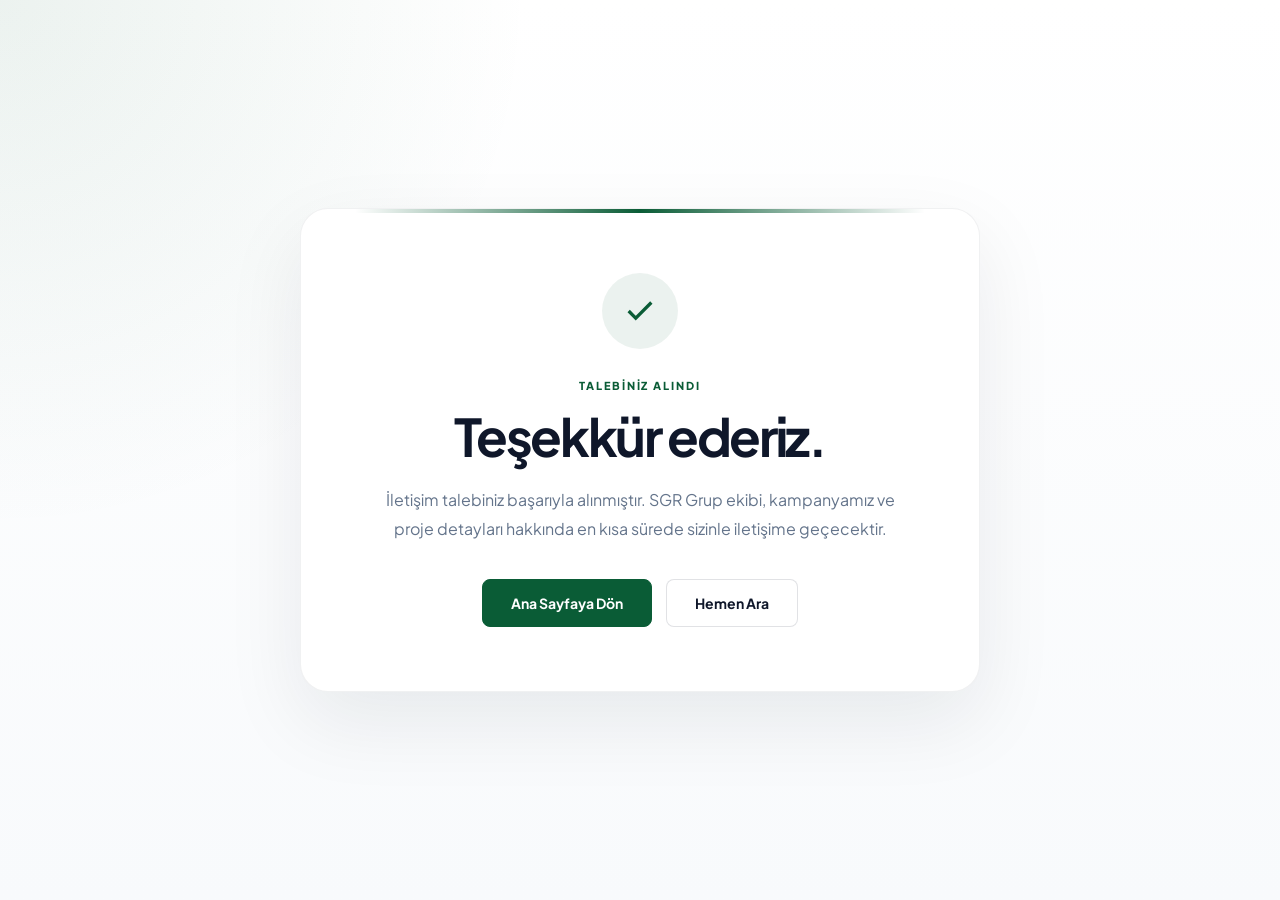
<file: tesekkurler.html>
<!DOCTYPE html>
<html lang="tr">
<head>
    <meta charset="UTF-8">
    <meta name="viewport" content="width=device-width, initial-scale=1.0">
    <title>Talebiniz Alındı | SGR GRUP</title>

    <link href="https://fonts.googleapis.com/css2?family=Plus+Jakarta+Sans:wght@300;400;500;600;700;800&display=swap" rel="stylesheet">

    <style>
        :root {
            --accent-green: #0a5c36;
            --text-main: #0f172a;
            --text-muted: #64748b;
            --bg-soft: #f8fafc;
        }

        * {
            box-sizing: border-box;
            margin: 0;
            padding: 0;
        }

        body {
            min-height: 100vh;
            font-family: 'Plus Jakarta Sans', sans-serif;
            background:
                radial-gradient(circle at top left, rgba(10, 92, 54, 0.08), transparent 34%),
                linear-gradient(180deg, #ffffff 0%, #f8fafc 100%);
            color: var(--text-main);
            display: flex;
            align-items: center;
            justify-content: center;
            padding: 32px;
        }

        .thanks-card {
            width: 100%;
            max-width: 680px;
            background: #ffffff;
            border: 1px solid rgba(15, 23, 42, 0.06);
            border-radius: 28px;
            padding: 64px 54px;
            text-align: center;
            box-shadow: 0 30px 80px rgba(15, 23, 42, 0.08);
            position: relative;
            overflow: hidden;
        }

        .thanks-card::before {
            content: '';
            position: absolute;
            top: 0;
            left: 54px;
            right: 54px;
            height: 4px;
            background: linear-gradient(90deg, transparent, var(--accent-green), transparent);
        }

        .check-icon {
            width: 76px;
            height: 76px;
            border-radius: 50%;
            background: rgba(10, 92, 54, 0.08);
            color: var(--accent-green);
            display: flex;
            align-items: center;
            justify-content: center;
            margin: 0 auto 30px auto;
        }

        .thanks-tag {
            display: block;
            font-size: 11px;
            font-weight: 800;
            letter-spacing: 0.18em;
            text-transform: uppercase;
            color: var(--accent-green);
            margin-bottom: 16px;
        }

        h1 {
            font-size: clamp(34px, 5vw, 52px);
            line-height: 1.08;
            letter-spacing: -0.045em;
            margin-bottom: 22px;
        }

        p {
            font-size: 16px;
            line-height: 1.8;
            color: var(--text-muted);
            max-width: 520px;
            margin: 0 auto 36px auto;
        }

        .thanks-actions {
            display: flex;
            justify-content: center;
            gap: 14px;
            flex-wrap: wrap;
        }

        .btn {
            display: inline-flex;
            align-items: center;
            justify-content: center;
            min-height: 48px;
            padding: 0 28px;
            border-radius: 8px;
            font-size: 14px;
            font-weight: 700;
            text-decoration: none;
            transition: all 0.35s ease;
        }

        .btn-primary {
            background: var(--accent-green);
            color: #ffffff;
            border: 1px solid var(--accent-green);
        }

        .btn-primary:hover {
            background: #063c23;
            border-color: #063c23;
            transform: translateY(-2px);
        }

        .btn-secondary {
            color: var(--text-main);
            border: 1px solid rgba(15, 23, 42, 0.12);
            background: #ffffff;
        }

        .btn-secondary:hover {
            border-color: var(--accent-green);
            color: var(--accent-green);
            transform: translateY(-2px);
        }

        @media (max-width: 600px) {
            .thanks-card {
                padding: 48px 26px;
                border-radius: 22px;
            }

            .thanks-actions {
                flex-direction: column;
            }

            .btn {
                width: 100%;
            }
        }
    </style>
</head>
<body>

    <main class="thanks-card">
        <div class="check-icon">
            <svg width="34" height="34" viewBox="0 0 24 24" fill="none" stroke="currentColor" stroke-width="2.3">
                <path d="M20 6L9 17l-5-5"></path>
            </svg>
        </div>

        <span class="thanks-tag">TALEBİNİZ ALINDI</span>
        <h1>Teşekkür ederiz.</h1>
        <p>
            İletişim talebiniz başarıyla alınmıştır. SGR Grup ekibi, kampanyamız ve proje detayları hakkında
            en kısa sürede sizinle iletişime geçecektir.
        </p>

        <div class="thanks-actions">
            <a href="index.html" class="btn btn-primary">Ana Sayfaya Dön</a>
            <a href="tel:+905419510641" class="btn btn-secondary">Hemen Ara</a>
        </div>
    </main>

</body>
</html>
</file>
